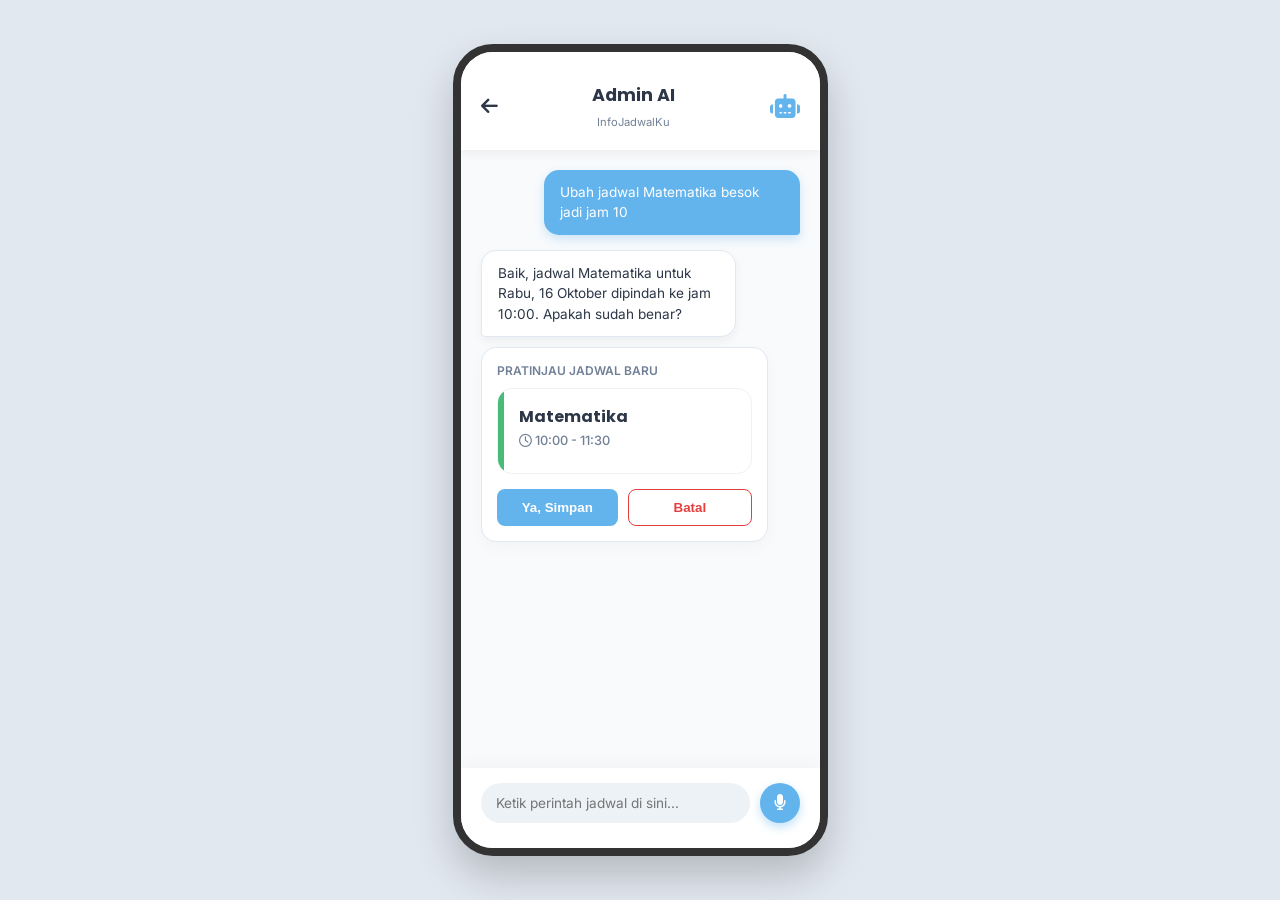
<file: chat-ai.html>
<!DOCTYPE html>
<html lang="id">
<head>
    <meta charset="UTF-8">
    <meta name="viewport" content="width=device-width, initial-scale=1.0">
    <title>InfoJadwalKu - Admin AI</title>
    <link href="https://fonts.googleapis.com/css2?family=Inter:wght@400;500&family=Poppins:wght@500;600;700&display=swap" rel="stylesheet">
    <link rel="stylesheet" href="https://cdnjs.cloudflare.com/ajax/libs/font-awesome/6.4.0/css/all.min.css">
    <link rel="stylesheet" href="style.css">
</head>
<body>

    <div class="mobile-app chat-screen">
        
        <header class="chat-header">
            <a href="index.html" class="back-btn"><i class="fa-solid fa-arrow-left"></i></a>
            <div class="chat-title">
                <h2>Admin AI</h2>
                <span>InfoJadwalKu</span>
            </div>
            <i class="fa-solid fa-robot robot-icon"></i>
        </header>

        <div class="chat-body">
            
            <div class="chat-bubble user-bubble">
                Ubah jadwal Matematika besok jadi jam 10
            </div>

            <div class="chat-bubble ai-bubble">
                Baik, jadwal Matematika untuk Rabu, 16 Oktober dipindah ke jam 10:00. Apakah sudah benar?
            </div>

            <div class="draft-card">
                <div class="draft-header">Pratinjau Jadwal Baru</div>
                <div class="agenda-card draft-agenda">
                    <div class="card-indicator green"></div>
                    <div class="card-content">
                        <h4 class="subject-name">Matematika</h4>
                        <p class="time"><i class="fa-regular fa-clock"></i> 10:00 - 11:30</p>
                    </div>
                </div>
                
                <div class="action-buttons">
                    <button class="btn-confirm">Ya, Simpan</button>
                    <button class="btn-cancel">Batal</button>
                </div>
            </div>

        </div>

        <div class="chat-input-area">
            <input type="text" placeholder="Ketik perintah jadwal di sini..." class="chat-input">
            <button class="mic-btn"><i class="fa-solid fa-microphone"></i></button>
        </div>

    </div>
<script src="chat-script.js"></script>
</body>
</html>
</file>
<file: style.css>
/* =====================
   PENGATURAN DASAR
   ===================== */
:root {
    --primary-blue: #63B3ED;
    --bg-color: #F7FAFC;
    --text-dark: #2D3748;
    --text-gray: #718096;
    --white: #FFFFFF;
    --green-accent: #48BB78;
    --orange-accent: #ED8936;
}

* { margin: 0; padding: 0; box-sizing: border-box; }

body {
    background-color: #E2E8F0;
    display: flex; justify-content: center; align-items: center;
    min-height: 100vh; font-family: 'Inter', sans-serif;
}

h1, h2, h3, h4 { font-family: 'Poppins', sans-serif; color: var(--text-dark); }

/* FRAME HP */
.mobile-app {
    width: 375px; height: 812px; background-color: var(--bg-color);
    border-radius: 40px; box-shadow: 0 20px 40px rgba(0,0,0,0.2);
    overflow: hidden; position: relative; border: 8px solid #333;
}

/* =====================
   DESAIN BERANDA
   ===================== */
.header {
    background: linear-gradient(135deg, #ffffff, #EBF8FF);
    padding: 40px 24px 20px; display: flex; justify-content: space-between;
    align-items: center; border-bottom-left-radius: 20px; border-bottom-right-radius: 20px;
    box-shadow: 0 4px 10px rgba(99, 179, 237, 0.1);
}
.user-info { display: flex; align-items: center; gap: 12px; }
.avatar { width: 45px; height: 45px; border-radius: 50%; }
.greeting { font-size: 1.2rem; margin-bottom: 2px; }
.class-dropdown { font-size: 0.8rem; color: var(--text-gray); font-weight: 500; cursor: pointer; }
.notification { position: relative; font-size: 1.5rem; color: var(--text-dark); }
.badge { position: absolute; top: 2px; right: 2px; width: 10px; height: 10px; background: red; border-radius: 50%; border: 2px solid white; }

/* Kalender */
.calendar-section { background: var(--white); margin: 20px 20px; padding: 20px; border-radius: 20px; box-shadow: 0 10px 20px rgba(0,0,0,0.03); }
.calendar-header { display: flex; justify-content: space-between; align-items: center; margin-bottom: 15px; }
.calendar-header h3 { font-size: 1rem; }
.nav-arrows i { color: var(--text-gray); margin-left: 15px; cursor: pointer; }
.calendar-grid { display: grid; grid-template-columns: repeat(7, 1fr); gap: 10px; text-align: center; }
.day-name { font-size: 0.8rem; font-weight: 600; color: var(--text-gray); margin-bottom: 10px; }
.calendar-days { display: contents; }
.date-num { font-size: 0.9rem; font-weight: 500; color: var(--text-dark); display: flex; flex-direction: column; align-items: center; padding: 5px; cursor: pointer;}
.date-num.active { background-color: var(--primary-blue); color: var(--white); border-radius: 10px; }
.dot { width: 4px; height: 4px; border-radius: 50%; margin-top: 3px; }
.dot.green { background-color: var(--green-accent); }
.dot.orange { background-color: var(--orange-accent); }

/* Agenda Card */
.agenda-section { padding: 0 20px 100px; }
.agenda-title { display: flex; justify-content: space-between; align-items: center; margin-bottom: 15px; }
.agenda-title h3 { font-size: 1rem; }
.agenda-title span { font-size: 0.8rem; font-weight: 600; color: var(--primary-blue); background: #EBF8FF; padding: 4px 10px; border-radius: 10px; }
.agenda-card { background: var(--white); display: flex; border-radius: 15px; margin-bottom: 12px; overflow: hidden; box-shadow: 0 5px 15px rgba(0,0,0,0.04); }
.card-indicator { width: 6px; }
.card-indicator.green { background-color: var(--green-accent); }
.card-indicator.orange { background-color: var(--orange-accent); }
.card-content { padding: 15px; flex-grow: 1; }
.subject-name { font-size: 1rem; margin-bottom: 4px; }
.time { font-size: 0.8rem; color: var(--text-gray); margin-bottom: 10px; font-weight: 500; }
.details { display: flex; justify-content: space-between; font-size: 0.75rem; color: var(--text-gray); }
.details i { color: var(--primary-blue); margin-right: 4px; }

/* Navigasi Bawah */
.bottom-nav { position: absolute; bottom: 0; width: 100%; background: var(--white); display: flex; justify-content: space-around; padding: 15px 10px 25px; box-shadow: 0 -5px 20px rgba(0,0,0,0.05); }
.nav-item { display: flex; flex-direction: column; align-items: center; text-decoration: none; color: var(--text-gray); font-size: 0.7rem; font-weight: 500; gap: 4px; }
.nav-item i { font-size: 1.2rem; }
.nav-item.active { color: var(--primary-blue); }
.ai-btn i { font-size: 1.5rem; color: var(--primary-blue); }

/* =====================
   DESAIN CHAT AI
   ===================== */
.chat-screen { background-color: #F8FAFC; display: flex; flex-direction: column; }
.chat-header { background: var(--white); padding: 30px 20px 20px; display: flex; align-items: center; justify-content: space-between; box-shadow: 0 4px 10px rgba(0,0,0,0.05); z-index: 10; }
.back-btn { color: var(--text-dark); font-size: 1.2rem; text-decoration: none; }
.chat-title { text-align: center; }
.chat-title h2 { font-size: 1.1rem; margin-bottom: 2px; }
.chat-title span { font-size: 0.7rem; color: var(--text-gray); }
.robot-icon { font-size: 1.5rem; color: var(--primary-blue); }

.chat-body { flex-grow: 1; padding: 20px; overflow-y: auto; display: flex; flex-direction: column; gap: 15px; }
.chat-bubble { max-width: 80%; padding: 12px 16px; border-radius: 15px; font-size: 0.85rem; line-height: 1.5; }
.user-bubble { background-color: var(--primary-blue); color: var(--white); align-self: flex-end; border-bottom-right-radius: 4px; box-shadow: 0 4px 10px rgba(99, 179, 237, 0.3); }
.ai-bubble { background-color: var(--white); color: var(--text-dark); align-self: flex-start; border-bottom-left-radius: 4px; box-shadow: 0 4px 10px rgba(0,0,0,0.05); border: 1px solid #E2E8F0; }

.draft-card { background: var(--white); padding: 15px; border-radius: 15px; border: 1px solid #E2E8F0; box-shadow: 0 5px 15px rgba(0,0,0,0.03); width: 90%; align-self: flex-start; margin-top: -5px; }
.draft-header { font-size: 0.75rem; color: var(--text-gray); margin-bottom: 10px; font-weight: 600; text-transform: uppercase; }
.draft-agenda { box-shadow: none; border: 1px solid #EDF2F7; margin-bottom: 15px; }

.action-buttons { display: flex; gap: 10px; }
.btn-confirm { flex: 1; background: var(--primary-blue); color: white; border: none; padding: 10px; border-radius: 8px; font-weight: 600; cursor: pointer; }
.btn-cancel { flex: 1; background: white; color: #E53E3E; border: 1px solid #E53E3E; padding: 10px; border-radius: 8px; font-weight: 600; cursor: pointer; }

.chat-input-area { background: var(--white); padding: 15px 20px 25px; display: flex; gap: 10px; align-items: center; box-shadow: 0 -5px 15px rgba(0,0,0,0.03); }
.chat-input { flex-grow: 1; background: #EDF2F7; border: none; padding: 12px 15px; border-radius: 20px; font-family: 'Inter', sans-serif; font-size: 0.85rem; outline: none; }
.mic-btn { background: var(--primary-blue); color: white; border: none; width: 40px; height: 40px; border-radius: 50%; font-size: 1rem; cursor: pointer; box-shadow: 0 4px 10px rgba(99, 179, 237, 0.4); }
/* Efek saat elemen diklik (Feedback visual) */
.date-num:active, .agenda-card:active, .nav-item:active {
    transform: scale(0.95);
    transition: 0.1s;
}

.user-info:hover {
    opacity: 0.8;
}
/* =====================
   DESAIN HALAMAN LOGIN
   ===================== */
.login-screen { background: white; display: flex; align-items: center; justify-content: center; text-align: center; }
.login-content { padding: 40px 30px; width: 100%; }
.logo-container { width: 80px; height: 80px; background: #EBF8FF; border-radius: 20px; display: flex; align-items: center; justify-content: center; margin: 0 auto 20px; }
.logo-icon { font-size: 2.5rem; color: var(--primary-blue); }
.app-title { font-size: 1.8rem; margin-bottom: 5px; color: var(--text-dark); }
.app-subtitle { font-size: 0.85rem; color: var(--text-gray); margin-bottom: 40px; }

.login-form { display: flex; flex-direction: column; gap: 15px; }
.input-group { background: #F7FAFC; border: 1px solid #E2E8F0; border-radius: 12px; padding: 12px 15px; display: flex; align-items: center; gap: 10px; }
.input-group i { color: #A0AEC0; }
.input-group input { border: none; background: transparent; outline: none; width: 100%; font-family: 'Inter', sans-serif; font-size: 0.9rem; }

.btn-login { background: var(--primary-blue); color: white; border: none; padding: 15px; border-radius: 12px; font-weight: 600; font-size: 1rem; cursor: pointer; margin-top: 10px; box-shadow: 0 4px 15px rgba(99, 179, 237, 0.4); }
.divider { margin: 15px 0; color: #A0AEC0; font-size: 0.8rem; display: flex; align-items: center; text-align: center; }
.divider::before, .divider::after { content: ''; flex: 1; border-bottom: 1px solid #E2E8F0; }
.divider span { padding: 0 10px; }
.btn-google { background: white; color: var(--text-dark); border: 1px solid #E2E8F0; padding: 15px; border-radius: 12px; font-weight: 600; font-size: 0.9rem; cursor: pointer; display: flex; align-items: center; justify-content: center; gap: 10px; }
</file>
